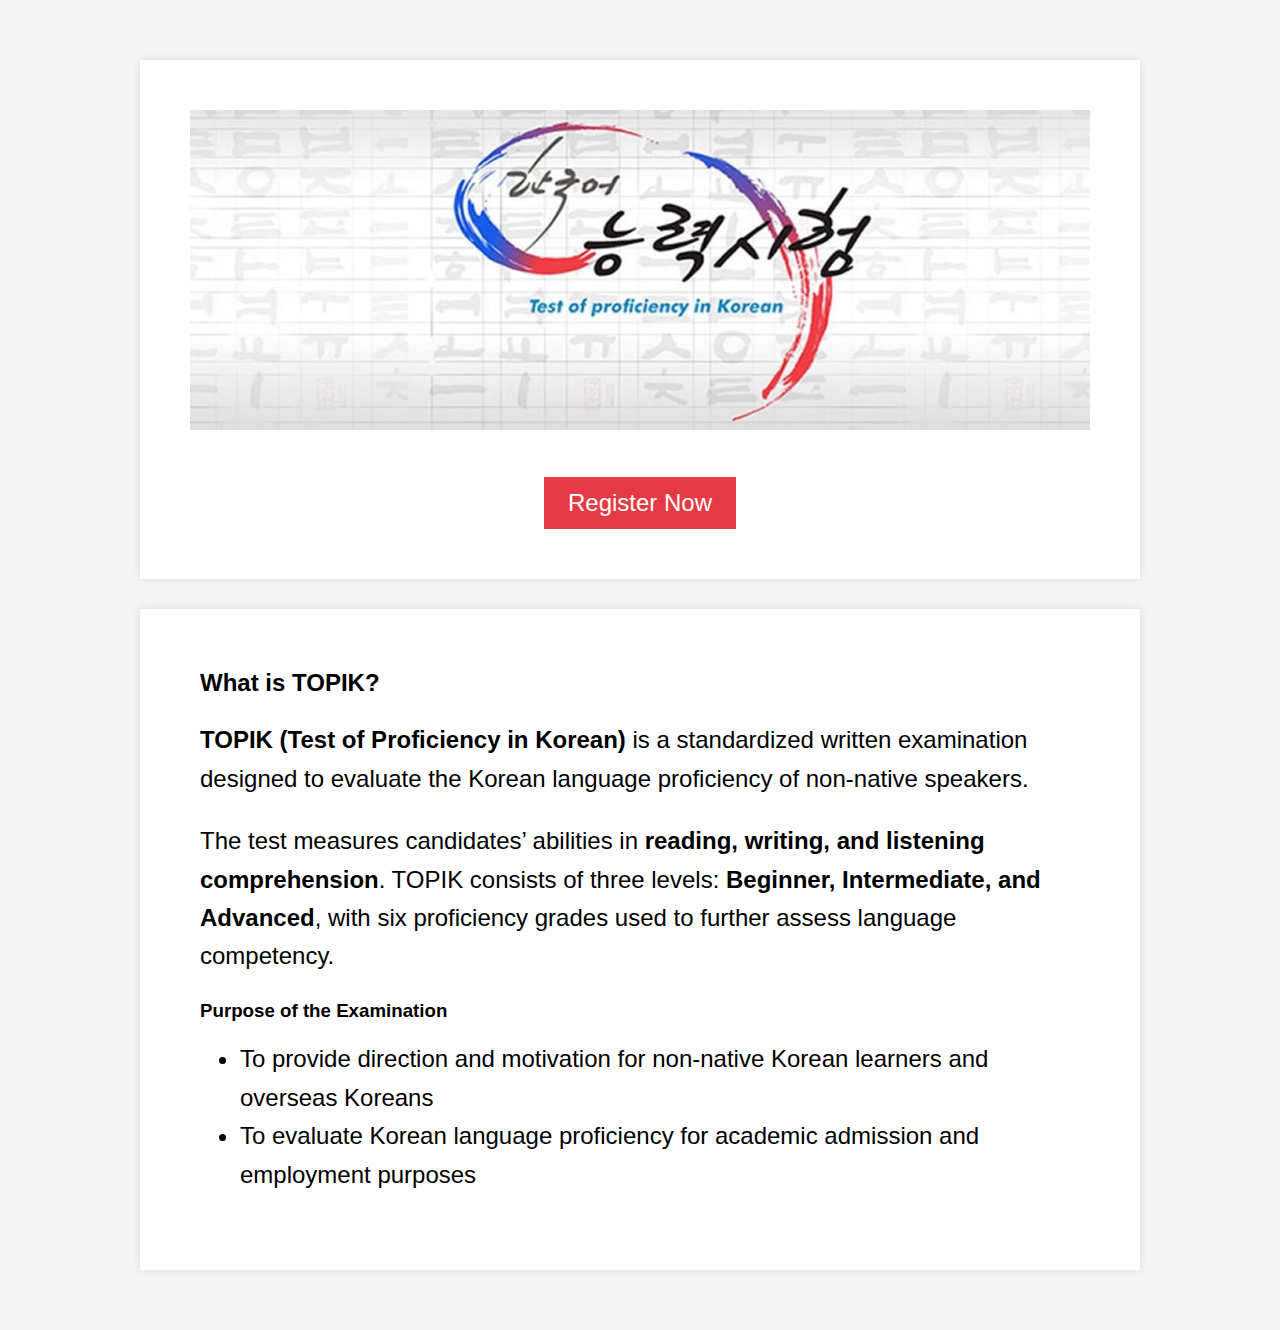
<file: student/index.html>
<!DOCTYPE html>
<html lang="en">
<head>
<meta charset="UTF-8">
<title>TOPIK Examination</title>

<style>
body{
  margin:0;
  font-family:Arial, sans-serif;
  background:#f4f4f4;
}


/* ================= HERO ================= */
.hero{
  background:#fff;
  text-align:center;
  padding:50px 20px;
}

.hero img{
  max-width:900px;
  width:100%;
  height:auto;
  margin-bottom:25px;
}

.hero h1{
  margin:10px 0 5px;
}

.hero p{
  margin:0 0 20px;
}

.btn{
  display:inline-block;
  background:#e63946;
  color:white;
  padding:12px 24px;
  text-decoration:none;
  font-size:24px;
}

/* ================= CONTENT ================= */
.section{
  background:#fff;
  margin:30px auto;
  padding:60px;
  max-width:1000px;
}

.section p, .section li{
  font-size: 24px;
  line-height: 1.6;
}

.section h2{
  margin-top:0;
  font-size: 24px;
}

.page{
  width: 1000px;
  margin: 60px auto;
  background: #f4f4f4;
}

.hero, .section{
  background:#fff;
  box-shadow:0 0 8px rgba(0,0,0,0.1);
}

</style>
</head>

<body>


<!-- ================= HERO SECTION ================= -->
<div class="page">
<div class="hero">
  <img src="home_banner01.jpg" alt="TOPIK Examination">
  <br><br>
  <a class="btn" href="register.html">Register Now</a>
</div>

<!-- ================= ABOUT TOPIK ================= -->
<div class="section">
  <h2>What is TOPIK?</h2>
  <p>
    <strong>TOPIK (Test of Proficiency in Korean)</strong> is a standardized written examination
    designed to evaluate the Korean language proficiency of non-native speakers.
  </p>

  <p>
    The test measures candidates’ abilities in <strong>reading, writing, and listening
    comprehension</strong>. TOPIK consists of three levels: <strong>Beginner, Intermediate,
    and Advanced</strong>, with six proficiency grades used to further assess language competency.
  </p>

  <h3>Purpose of the Examination</h3>
  <ul>
    <li>To provide direction and motivation for non-native Korean learners and overseas Koreans</li>
    <li>To evaluate Korean language proficiency for academic admission and employment purposes</li>
  </ul>
</div>

</body>
</html>
</file>
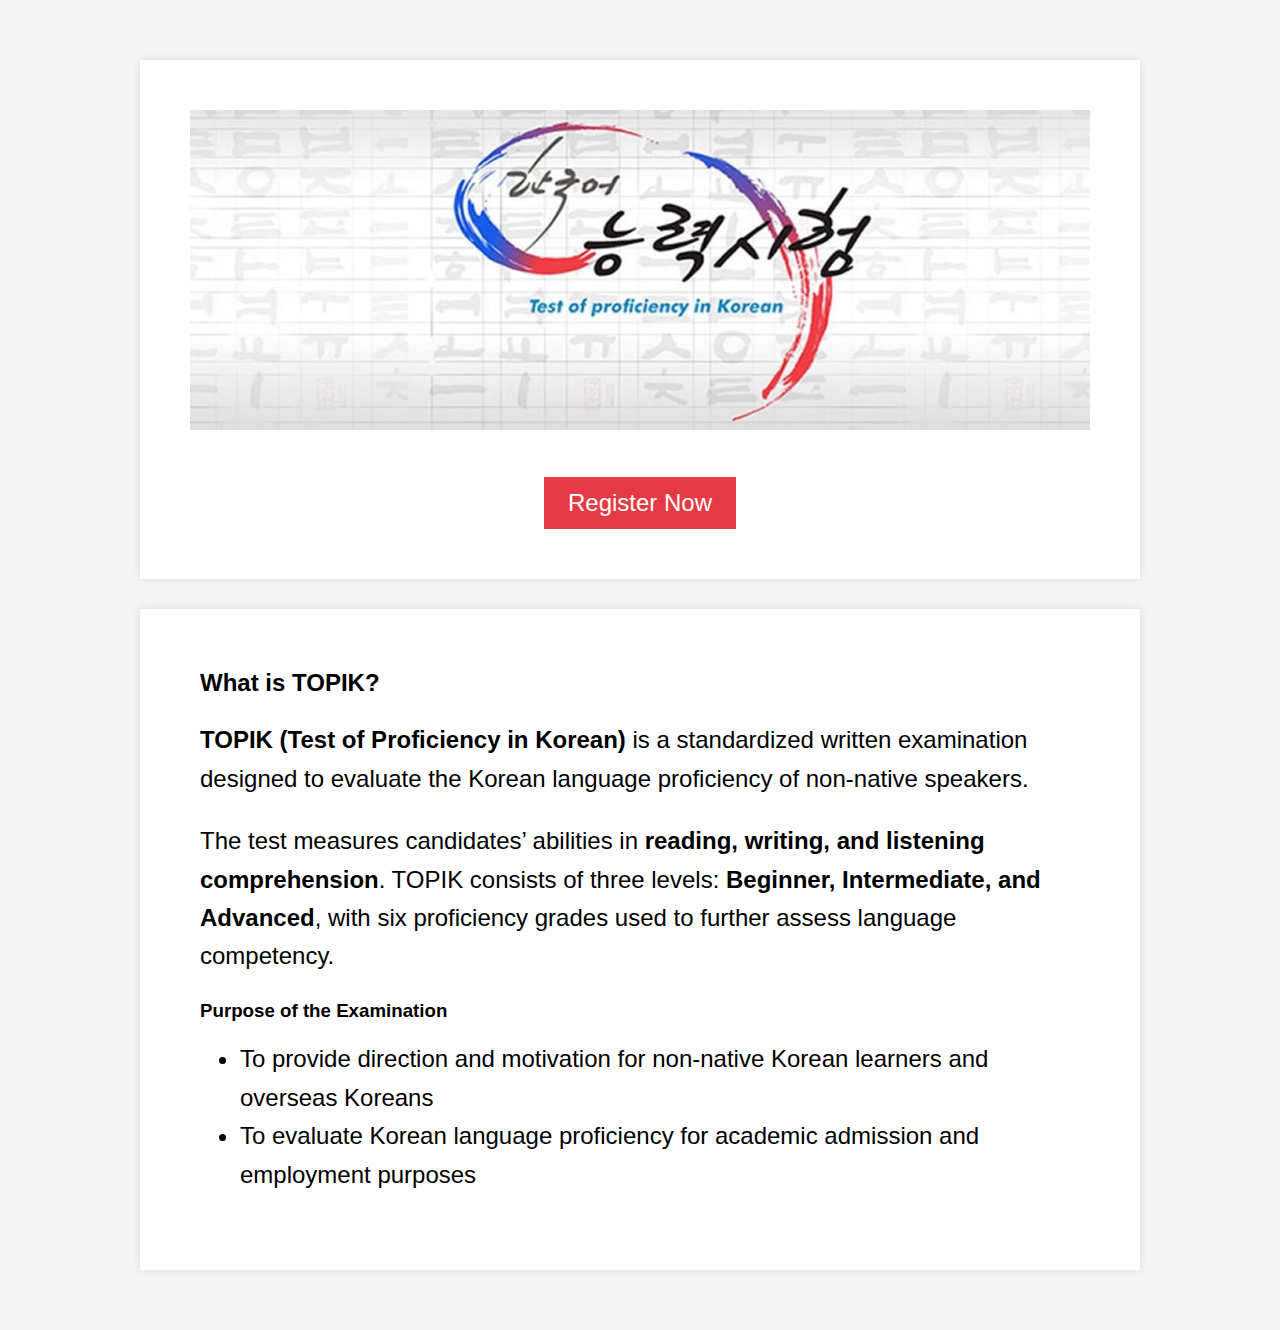
<file: student/home.html>
<!DOCTYPE html>
<html lang="en">
<head>
<meta charset="UTF-8">
<title>TOPIK Examination</title>

<style>
body{
  margin:0;
  font-family:Arial, sans-serif;
  background:#f4f4f4;
}


/* ================= HERO ================= */
.hero{
  background:#fff;
  text-align:center;
  padding:50px 20px;
}

.hero img{
  max-width:900px;
  width:100%;
  height:auto;
  margin-bottom:25px;
}

.hero h1{
  margin:10px 0 5px;
}

.hero p{
  margin:0 0 20px;
}

.btn{
  display:inline-block;
  background:#e63946;
  color:white;
  padding:12px 24px;
  text-decoration:none;
  font-size:24px;
}

/* ================= CONTENT ================= */
.section{
  background:#fff;
  margin:30px auto;
  padding:60px;
  max-width:1000px;
}

.section p, .section li{
  font-size: 24px;
  line-height: 1.6;
}

.section h2{
  margin-top:0;
  font-size: 24px;
}

.page{
  width: 1000px;
  margin: 60px auto;
  background: #f4f4f4;
}

.hero, .section{
  background:#fff;
  box-shadow:0 0 8px rgba(0,0,0,0.1);
}

</style>
</head>

<body>


<!-- ================= HERO SECTION ================= -->
<div class="page">
<div class="hero">
  <img src="home_banner01.jpg" alt="TOPIK Examination">
  <br><br>
  <a class="btn" href="index.html">Register Now</a>
</div>

<!-- ================= ABOUT TOPIK ================= -->
<div class="section">
  <h2>What is TOPIK?</h2>
  <p>
    <strong>TOPIK (Test of Proficiency in Korean)</strong> is a standardized written examination
    designed to evaluate the Korean language proficiency of non-native speakers.
  </p>

  <p>
    The test measures candidates’ abilities in <strong>reading, writing, and listening
    comprehension</strong>. TOPIK consists of three levels: <strong>Beginner, Intermediate,
    and Advanced</strong>, with six proficiency grades used to further assess language competency.
  </p>

  <h3>Purpose of the Examination</h3>
  <ul>
    <li>To provide direction and motivation for non-native Korean learners and overseas Koreans</li>
    <li>To evaluate Korean language proficiency for academic admission and employment purposes</li>
  </ul>
</div>

</body>
</html>
</file>
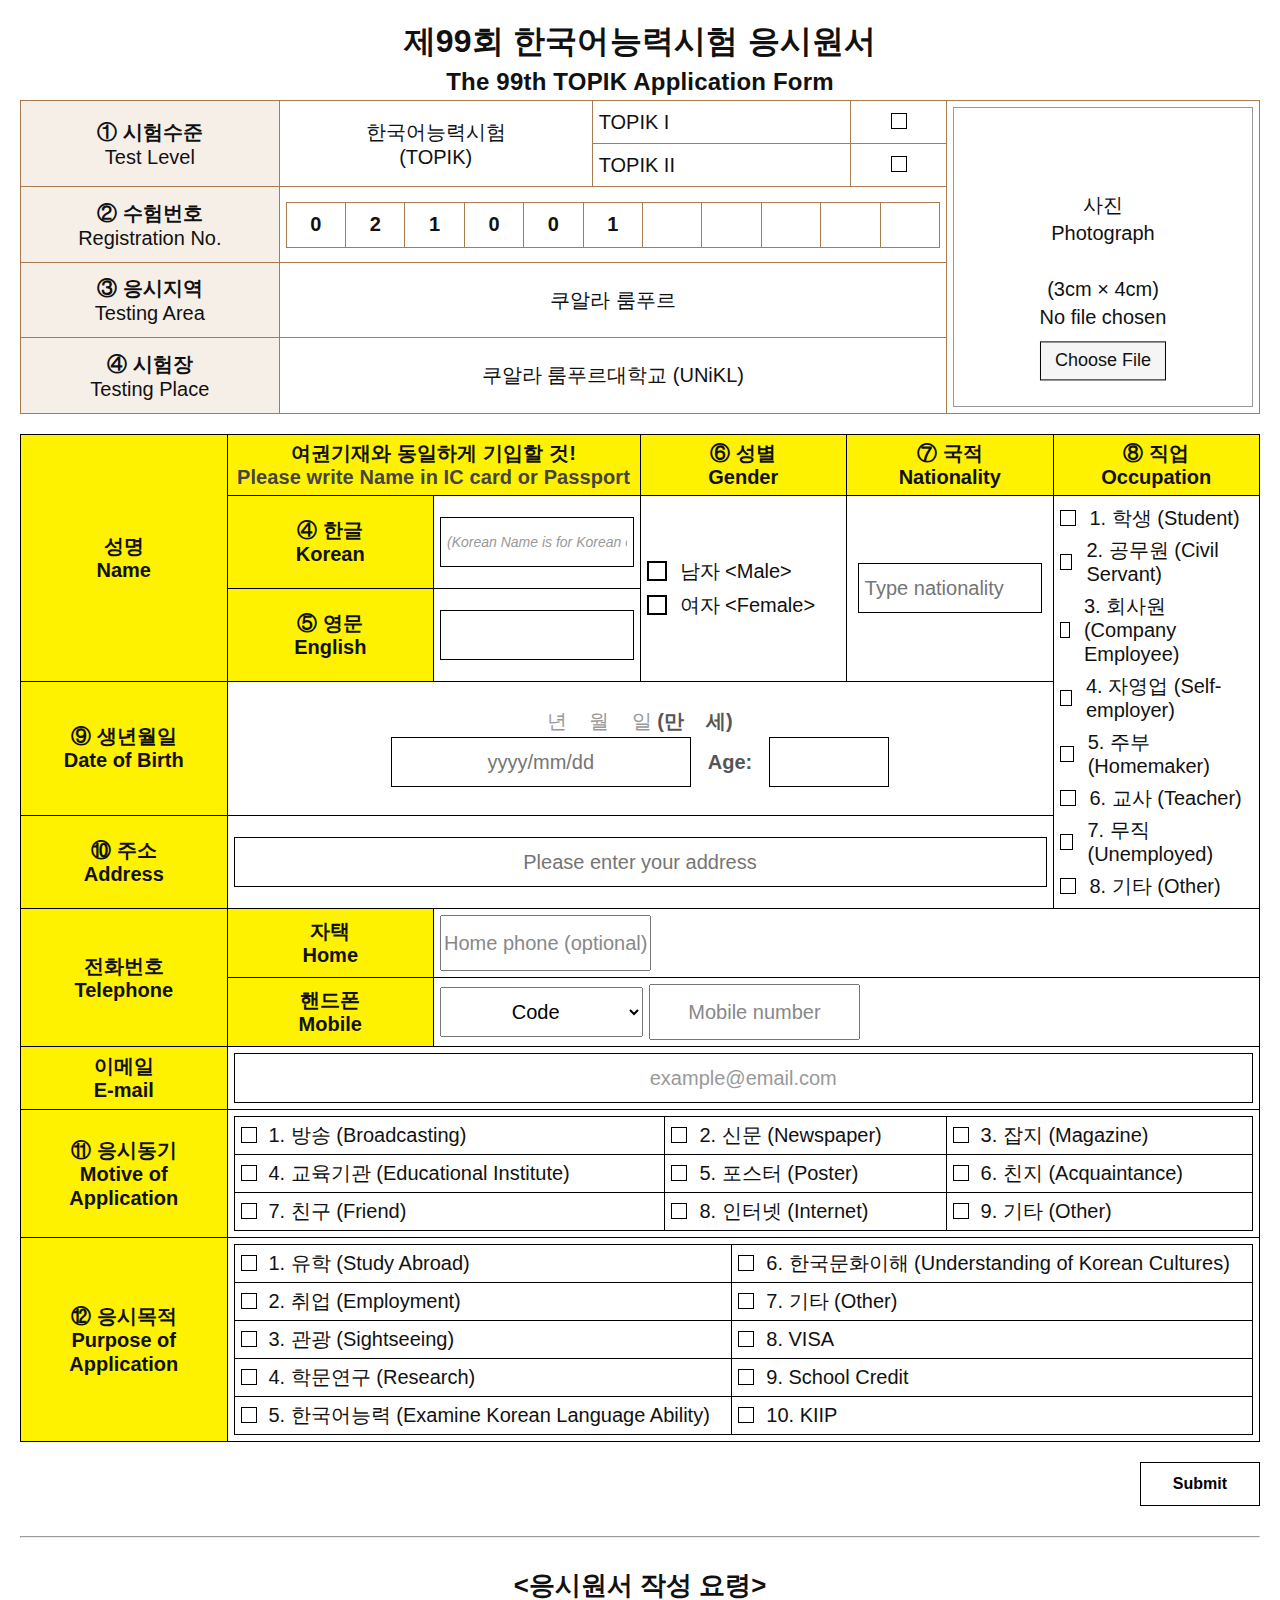
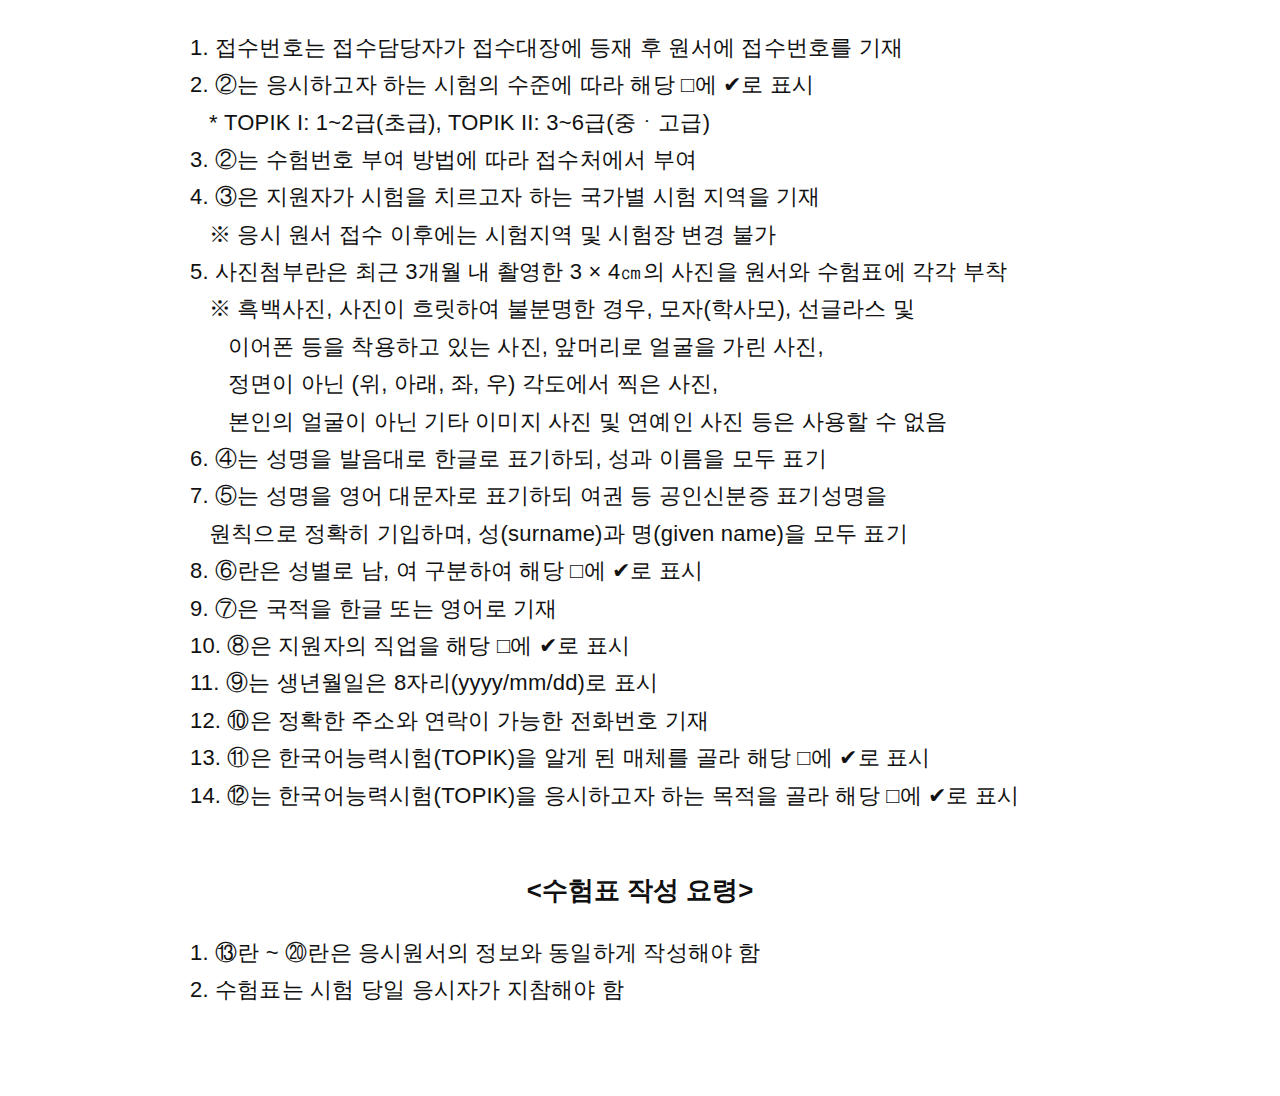
<file: student/register.html>
<!DOCTYPE html>
<html lang="en">
<head>
  <meta charset="UTF-8">
  <title>99th TOPIK Application Form</title>
  <link rel="stylesheet" href="style.css">
</head>

<body>

<h1>제99회 한국어능력시험 응시원서</h1>
<h2>The 99th TOPIK Application Form</h2>

<!-- FORM START -->
<form id="topikForm" novalidate>

  <!-- ===== TOP PART ===== -->
  <table class="form-table">
    <tbody id="top-part"></tbody>
  </table>

  <!-- ===== PERSONAL DETAILS + MOTIVE + PURPOSE ===== -->
  <table class="yellow-table">
    <tbody id="personal-details"></tbody>
    <tbody id="motive-purpose"></tbody>
  </table>

  <!-- ===== SUBMIT BUTTON ===== -->
  <div class="submit-wrapper">
    <button type="submit" class="submit-btn">Submit</button>
  </div>

</form>
<!-- FORM END -->

<!-- ===== GUIDELINES ===== -->
<div id="guidelines"></div>

<!-- ===== LOADER ===== -->
<script src="loader.js"></script>

<!-- ===== EXISTING JS ===== -->
<script src="JS/photo.js"></script>
<script src="JS/nationality.js"></script>
<script src="JS/dob.js"></script>
<script src="JS/address.js"></script>
<script src="JS/email.js"></script>
<script src="JS/phone.js"></script>
<script src="JS/validation.js"></script>
<script src="JS/submission.js"></script>
<script src="script.js"></script>

</body>
</html>
</file>
<file: student/style.css>
/* Base */
body{
  font-family: Arial, Helvetica, sans-serif;
  margin: 20px;
  color:#111;
}
h1, h2{
  text-align:center;
  margin:4px 0;
  letter-spacing:0.2px;
}

/* ================= MAIN TOP TABLE ================= */
.test-box {
  display: inline-flex;
  align-items: center;
  justify-content: center;
}

.test-box input {
  display: none;
}

.test-box span {
  display: inline-block;
  width: 14px;
  height: 14px;
  border: 1px solid #000;
}

.test-box input:checked + span {
  background: #000;
}

.check {
  width: 6%;
  text-align: center;      /* ⬅center horizontal */
  vertical-align: middle;  /* ⬅center vertical */
}

/* NAME INPUT */
.name-input {
  width: 100%;
  height: 50px;
  box-sizing: border-box;
  border: 1px solid #000;
  padding: 3px 6px;
  font-size: 14px;
}

.name-input::placeholder {
  color: #999;
  font-style: italic;
}

/* GENDER */
.gender-cell {
  vertical-align: middle;
  text-align: left;   
  padding-left: 11px;
}

.gender-option {
  display: flex;              
  align-items: center;
  gap: 7px;
  margin: 10px 0;
  cursor: pointer;
}

.gender-option input {
  display: none;
}

/* kotak */
.gender-option .square {
  width: 16px;
  height: 16px;
  border: 2px solid #000;
}

.gender-option input:checked + .square {
  background: #000;
}

.gender-text {
  text-align: left;
}

.form-table{
  width:100%;
  border-collapse:collapse;
  table-layout:fixed;
}

.form-table td{
  border:1px solid #a97c50;
  font-size:20px;
  padding:6px;
  vertical-align:middle;
}

/* LEFT LABEL */
.label{
  background:#f6efe8;
  width:18%;
  text-align:center;
  font-weight:bold;
}

/* COLUMNS */
.topik{ width:22%; text-align:center; }
.level{ width:18%; }
.check{ width:6%; }

/* DIGIT BOX */
.digit{
  border:1px solid #a97c50;
  text-align:center;
  font-weight:bold;
  height:32px;
}

/* PHOTO */
.photo-cell{
  width:22%;
  padding:8px;
  vertical-align:top;
}

.photo-box{
  width:30mm;
  height:40mm;
  border:1px solid #999;
  text-align:center;
  font-size:20px;
  line-height:1.4;
  padding-top:6mm;
  box-sizing:border-box;
  margin:0 auto;
}

/* ================= YELLOW SECTION ================= */

.yellow-table{
  width:100%;
  border-collapse:collapse;
  table-layout:fixed;
  margin-top:20px;
}
.yellow-table td{
  border:1px solid #000;
  font-size:20px; 
  padding:6px;
  vertical-align:middle;
}
.blank {
  height: 28px;
  border: 1px solid #000;
}
.center {
  text-align: center;
  vertical-align: middle;
}
.square {
  display: inline-block;
  width: 12px;
  height: 12px;
  border: 1px solid #000;
  margin-right: 6px;
  vertical-align: middle;
}
.y-label, .y-sub {
  background: #fff200;
  font-weight: bold;
  text-align: center;
  padding: 6px;
}
.hint-row {
  font-weight: bold;
  letter-spacing: 0.1px;
}
.en {
  color: #444;
}

/* Inputs and inline boxes to mimic printed boxes */
.y-input{
  height:28px;
}
.center{
  text-align:center;
}
.small{
  font-size:12px;
}

/* Visual checkboxes: square boxes aligned like print */
.checkbox{ width:18px; text-align:center; }

/* Bilingual hint style for instruction row */
.hint-row{
  font-weight:bold;
  letter-spacing:0.1px;
}
.kr{ font-weight:bold; }
.en{ color:#444; }

/* Email middle @ to be perfectly centered */
.email-at{
  font-weight:bold; letter-spacing:0.5px;
}

/* Make long empty cells look like writable boxes */
.blank{
  height:28px; border:1px solid #000;
}


/* Tighten row heights to match the scan */
.yellow-table tr{ line-height:1.2; }

/* Print adjustments (optional for A4) */
@page { size: A4; margin: 12mm; }

@media print{
  body{ margin:0; }
  h1,h2{ margin:2mm 0; }
}

/* === GUIDELINES === */
.guidelines{
  max-width: 900px;
  margin: 0 auto 50px auto;
  font-size: 22px;
}

.guide-text{
  font-family: inherit;
  white-space: pre-wrap;
  line-height: 1.7;
  letter-spacing: 0.2px;
}

/*==== SUBMIT BUTTON ====*/
.submit-wrapper {
  text-align: right;   
  margin-top: 20px;
}

.submit-btn {
  padding: 12px 32px;     
  font-size: 16px;
  font-weight: bold;
  cursor: pointer;

  border: 1px solid #000;
  background: #fff;
}

.submit-btn:hover {
  background: #000;
  color: #fff;
}

/*=== Nationality ===*/

.nationality-input {
  width: 95%;
  height: 50px;
  border: 1px solid #000;
  padding: 4px 6px;
  font-size: 20px;
  box-sizing: border-box;

display: block;
  margin: 0 auto;  
}

.nationality-input {
  appearance: auto;
  -webkit-appearance: auto;
}


/* === OCCUPATION === */
.occupation-cell {
  vertical-align: top;
}

.occupation-option {
  display: inline-flex;
  align-items: center;
  gap: 8px;
  cursor: pointer;
  margin: 4px 0;
}

.occupation-option input {
  display: none;
}

.occupation-option .square {
  width: 14px;
  height: 14px;
  border: 1px solid #000;
}

.occupation-option input:checked + .square {
  background: #000;
}

/* === Date of Birth === */
.dob-cell {
  padding: 8px 12px;
  text-align: center;       
  vertical-align: middle;    
}

/* Korean text guide */
.dob-guide {
  color: #999;
  font-size: 20px;
  margin-bottom: 4px;
}

/* Bold brackets */
.dob-bold {
  font-weight: bold;
  color: #555;
}

/* Input line */
.dob-input-line {
  display: flex;
  align-items: center;
  justify-content: center; 
  gap: 17px;
}

/* Date input */
.dob-input {
  width: 300px;
  height: 50px;
  border: 1px solid #000;
  padding: 2px 6px;
  font-size: 20px;
  box-sizing: border-box;
  text-align: center;  
}

/* Age input */
.age-input {
  width: 120px;       
  height: 50px;        
  border: 1px solid #000;
  font-size: 20px;   
  text-align: center;
  box-sizing: border-box;
}

/* ADDRESS */
.address-cell {
  vertical-align: middle;
  padding: 8px 12px;
}

/* Address inpt */
.address-input {
  width: 100%;
  height: 50px;
  border: 1px solid #000;
  font-size: 20px;
  box-sizing: border-box;
  text-align: center; 
  
}

/* === PHONE === */

.phone-input {
  width: 25%;
  height: 50px; 
  font-size: 20px;
  text-align: center;
}

/* Country code dropdown */
.country-code {
  width: 25%;
  height: 50px; 
  font-size: 20px;
  text-align: center;
}

/* Placeholder text */
.phone-input::placeholder {
  font-size: 20px;
  color: #888;
}


/* === EMAIL === */
.email-cell {
  vertical-align: middle;
  padding: 8px 12px;
}

.email-input {
  width: 100%;
  height: 50px;
  border: 1px solid #000;
  font-size: 20px;
  box-sizing: border-box;
  text-align: center;
}

/* Placeholder kelabu */
.email-input::placeholder {
  color: #999;
  font-size: 20px;
}
/* === MOTIVE === */

/* inner table */
.inner-table {
  width: 100%;
  border-collapse: collapse;
}

/* checkbox style */
.check-option {
  display: inline-flex;
  align-items: center;
  gap: 6px;
  cursor: pointer;
}

.check-option input {
  display: none;
}

.check-option .square {
  width: 14px;
  height: 14px;
  border: 1px solid #000;
}

.check-option input:checked + .square {
  background: #000;
}


/* === PHOTO === */

.photo-box {
  position: relative;
  width: 300px;
  height: 300px;
  border: 1px solid #999;
  text-align: center;
}

/* TEXT */
.photo-text {
  margin-top: 60px;
}

/* BUTTON CENTER */
.photo-btn {
  position: absolute;
  top: 85%;                 /* 🔧 adjust sini */
  left: 50%;
  transform: translate(-50%, -50%);
  
  padding: 6px 14px;
  border: 1px solid #000;
  background: #f5f5f5;
  font-size: 18px;
  cursor: pointer;
}
</file>
